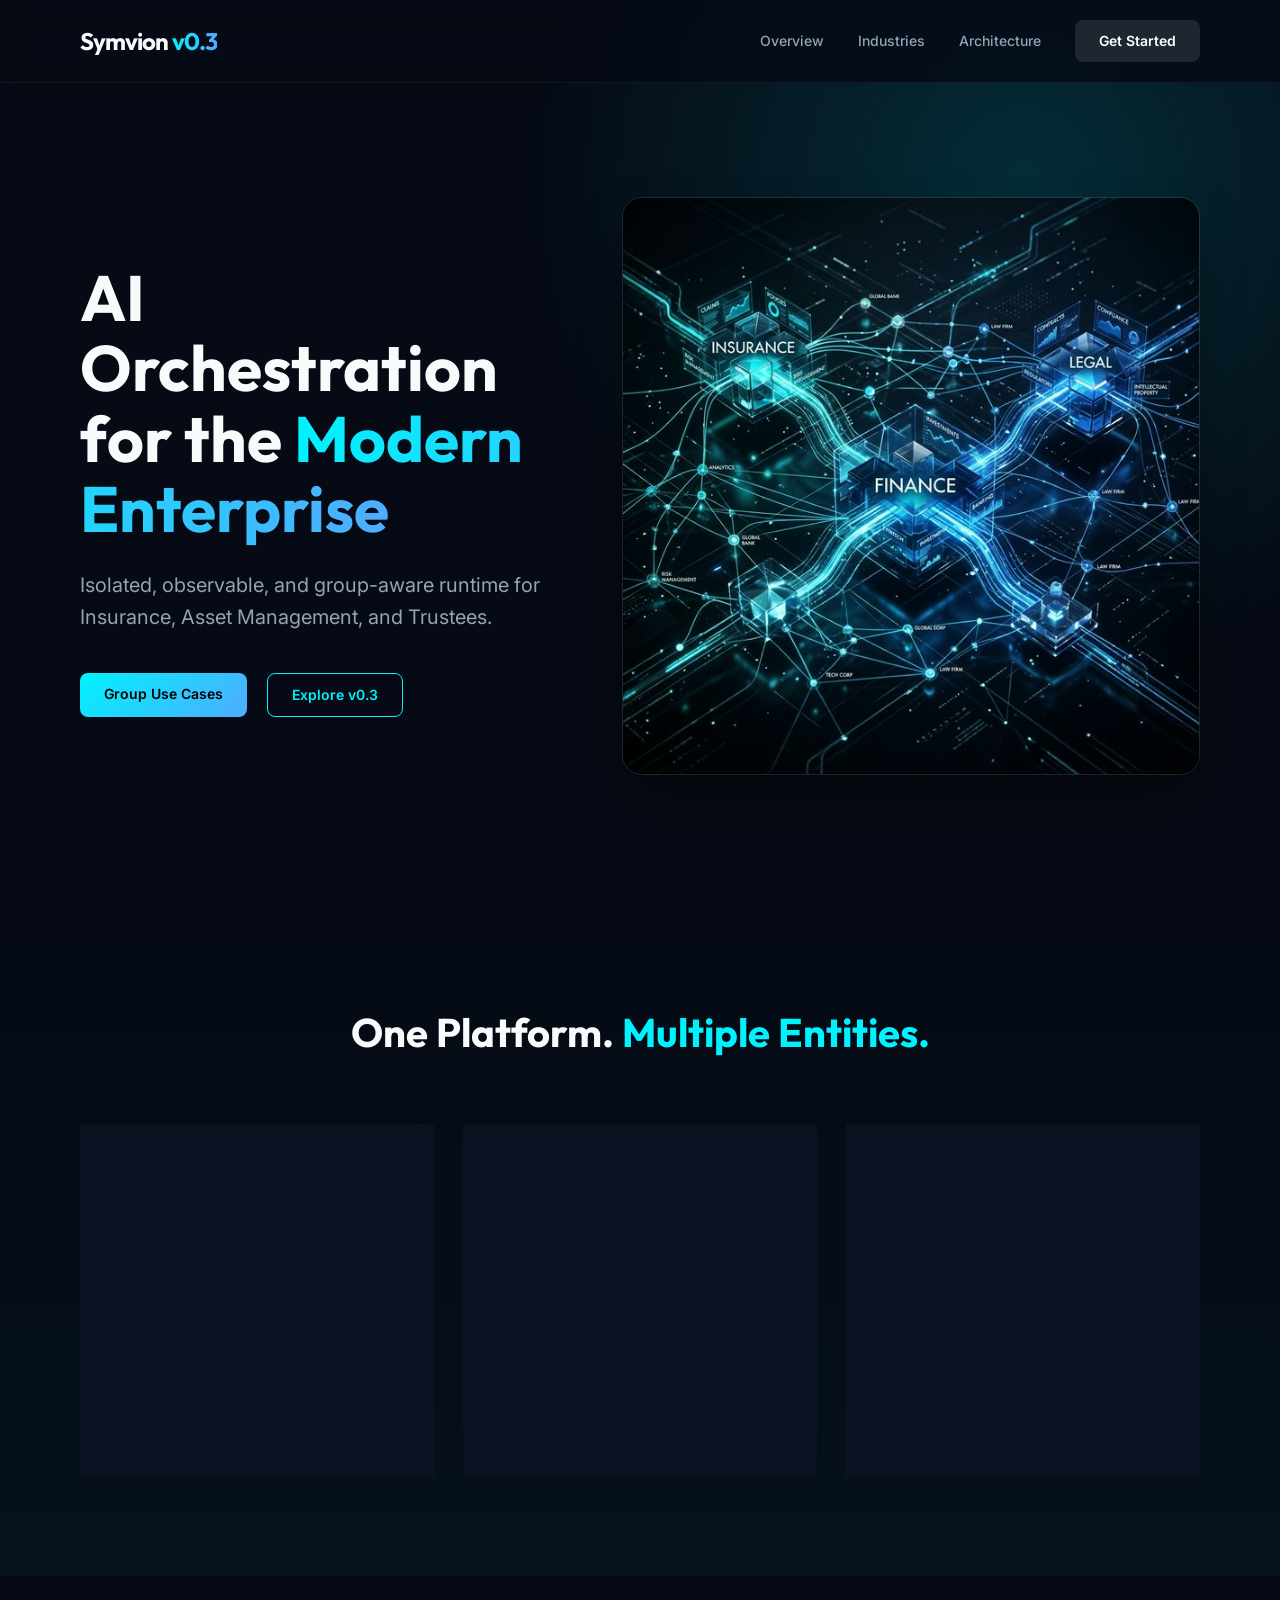
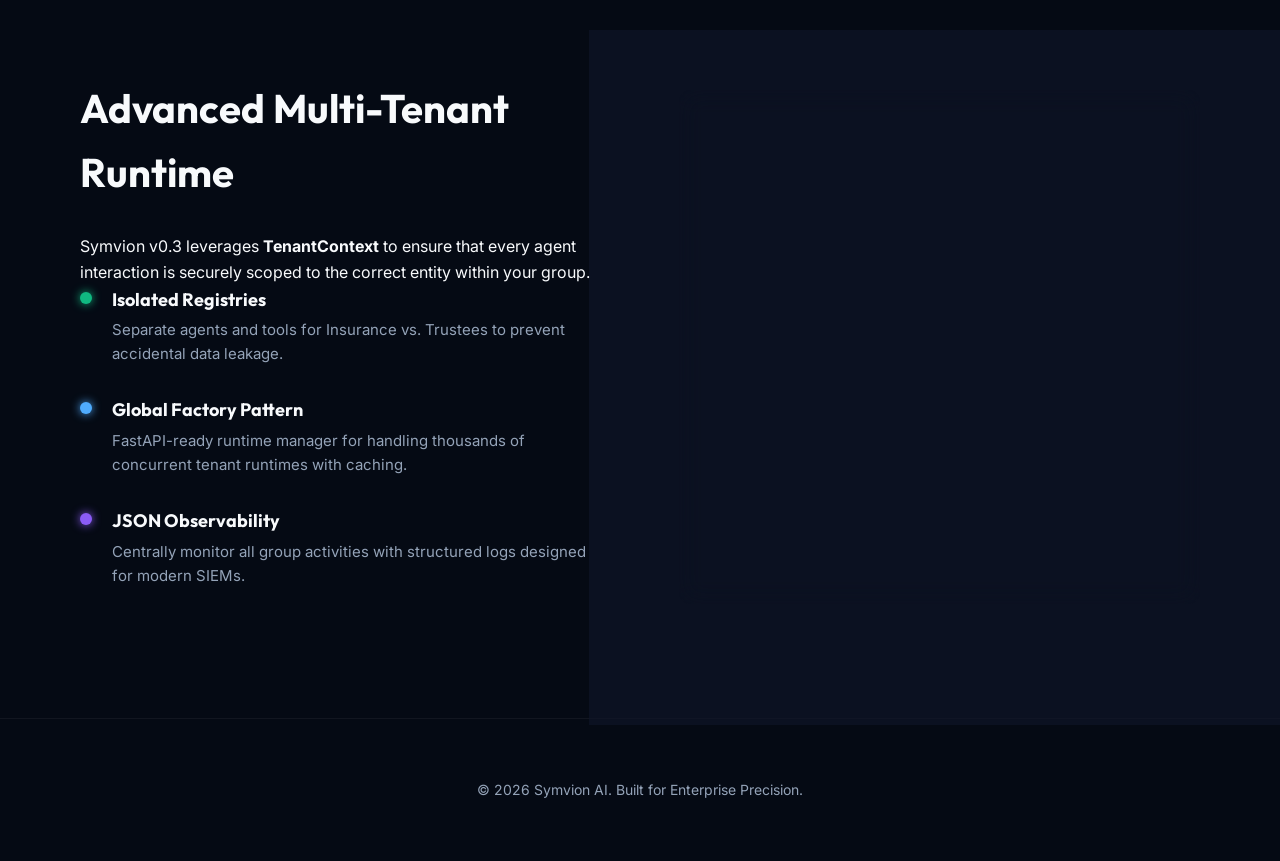
<file: docs-v0.3/index.html>
<!DOCTYPE html>
<html lang="en">
<head>
    <meta charset="UTF-8">
    <meta name="viewport" content="width=device-width, initial-scale=1.0">
    <title>Symvion v0.3 | Enterprise AI Orchestration</title>
    <link rel="stylesheet" href="style.css">
    <link rel="preconnect" href="https://fonts.googleapis.com">
    <link rel="preconnect" href="https://fonts.gstatic.com" crossorigin>
    <link href="https://fonts.googleapis.com/css2?family=Outfit:wght@300;400;600;700&family=Inter:wght@300;400;500;600&display=swap" rel="stylesheet">
</head>
<body>
    <header class="navbar">
        <div class="container">
            <div class="logo">Symvion<span>v0.3</span></div>
            <nav>
                <a href="#overview">Overview</a>
                <a href="#industries">Industries</a>
                <a href="#architecture">Architecture</a>
                <a href="#get-started" class="btn btn-secondary">Get Started</a>
            </nav>
        </div>
    </header>

    <section class="hero">
        <div class="hero-overlay"></div>
        <div class="container hero-content">
            <div class="hero-text">
                <h1>AI Orchestration for the <span>Modern Enterprise</span></h1>
                <p>Isolated, observable, and group-aware runtime for Insurance, Asset Management, and Trustees.</p>
                <div class="hero-actions">
                    <a href="#industries" class="btn btn-primary">Group Use Cases</a>
                    <a href="#architecture" class="btn btn-outline">Explore v0.3</a>
                </div>
            </div>
            <div class="hero-image">
                <img src="assets/hero.png" alt="Symvion Enterprise">
            </div>
        </div>
    </section>

    <section id="industries" class="industries">
        <div class="container">
            <h2 class="section-title">One Platform. <span>Multiple Entities.</span></h2>
            <div class="industry-grid">
                <div class="industry-card glass">
                    <div class="icon">🛡️</div>
                    <h3>Insurance</h3>
                    <p>Automated claims processing, policy analysis, and customer support with strict PII isolation.</p>
                    <ul class="tag-list">
                        <li>Tenant Isolation</li>
                        <li>Tool Safety</li>
                    </ul>
                </div>
                <div class="industry-card glass">
                    <div class="icon">📈</div>
                    <h3>Asset Management</h3>
                    <p>Portfolio analysis, market sentiment agents, and real-time execution with full audit trails.</p>
                    <ul class="tag-list">
                        <li>High Concurrency</li>
                        <li>Observability</li>
                    </ul>
                </div>
                <div class="industry-card glass">
                    <div class="icon">⚖️</div>
                    <h3>Trustees & Legal</h3>
                    <p>Document verification, legal check guardrails, and secure trust administration.</p>
                    <ul class="tag-list">
                        <li>Lifecycle Hooks</li>
                        <li>Audit Logs</li>
                    </ul>
                </div>
            </div>
        </div>
    </section>

    <section id="architecture" class="architecture">
        <div class="container">
            <div class="arch-split">
                <div class="arch-text">
                    <h2>Advanced Multi-Tenant <span>Runtime</span></h2>
                    <p>Symvion v0.3 leverages <strong>TenantContext</strong> to ensure that every agent interaction is securely scoped to the correct entity within your group.</p>
                    
                    <div class="feature-item">
                        <span class="dot green"></span>
                        <div>
                            <h4>Isolated Registries</h4>
                            <p>Separate agents and tools for Insurance vs. Trustees to prevent accidental data leakage.</p>
                        </div>
                    </div>
                    
                    <div class="feature-item">
                        <span class="dot blue"></span>
                        <div>
                            <h4>Global Factory Pattern</h4>
                            <p>FastAPI-ready runtime manager for handling thousands of concurrent tenant runtimes with caching.</p>
                        </div>
                    </div>
                    
                    <div class="feature-item">
                        <span class="dot purple"></span>
                        <div>
                            <h4>JSON Observability</h4>
                            <p>Centrally monitor all group activities with structured logs designed for modern SIEMs.</p>
                        </div>
                    </div>
                </div>
                <div class="arch-code glass">
                    <div class="code-header">
                        <span class="dot-red"></span>
                        <span class="dot-yellow"></span>
                        <span class="dot-green"></span>
                        <span class="code-title">enterprise_config.py</span>
                    </div>
                    <pre><code>
# Group-level orchestration
config = TenantConfig(
  tenant_id="insurance_sub",
  llm_provider="anthropic",
  logging=LoggingConfig(
    file_path="claims_audit.log",
    show_json=True
  )
)

# Registry-based tool invocation
async def execute(self, ctx, data, tools):
    claim = await tools.invoke(
        "fetch_claim", ctx, {"id": 123}
    )
    return {"agent_response": "Processed"}
                    </code></pre>
                </div>
            </div>
        </div>
    </section>

    <footer class="footer">
        <div class="container">
            <p>&copy; 2026 Symvion AI. Built for Enterprise Precision.</p>
        </div>
    </footer>
</body>
</html>
</file>
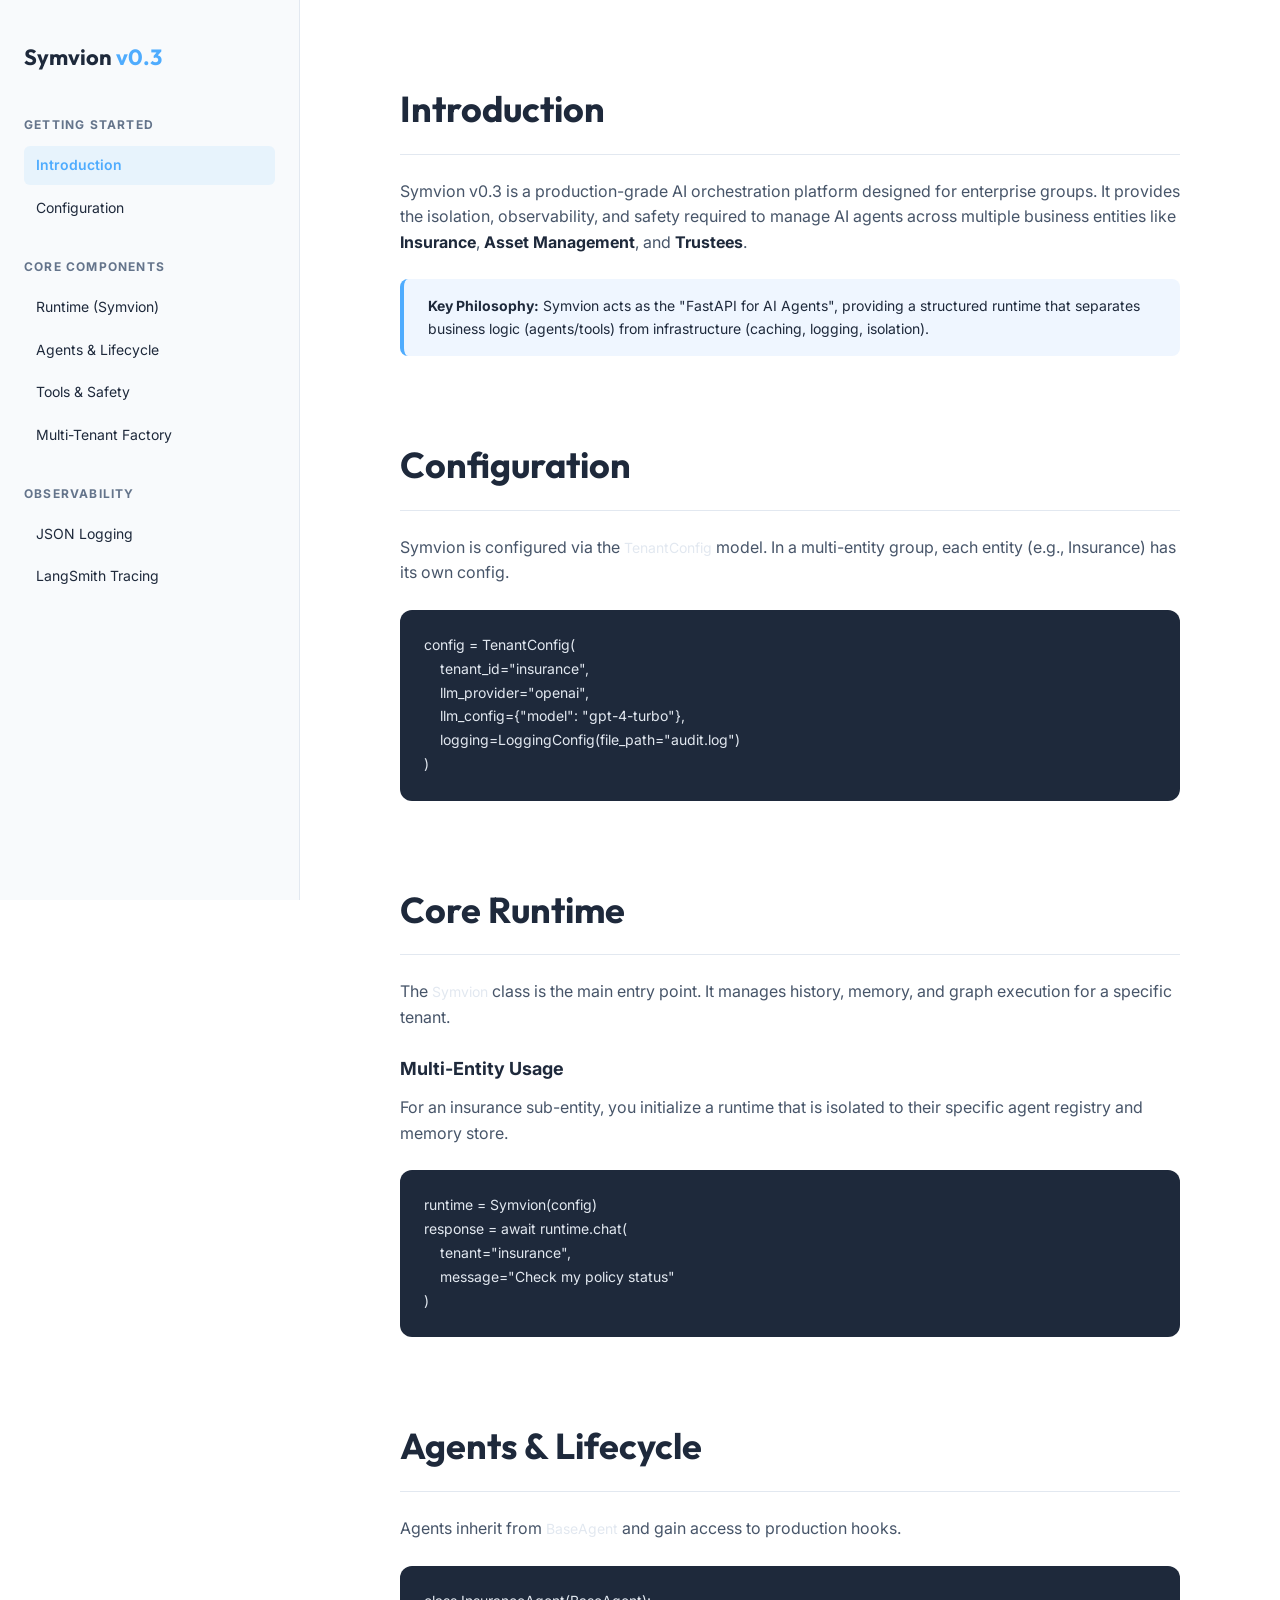
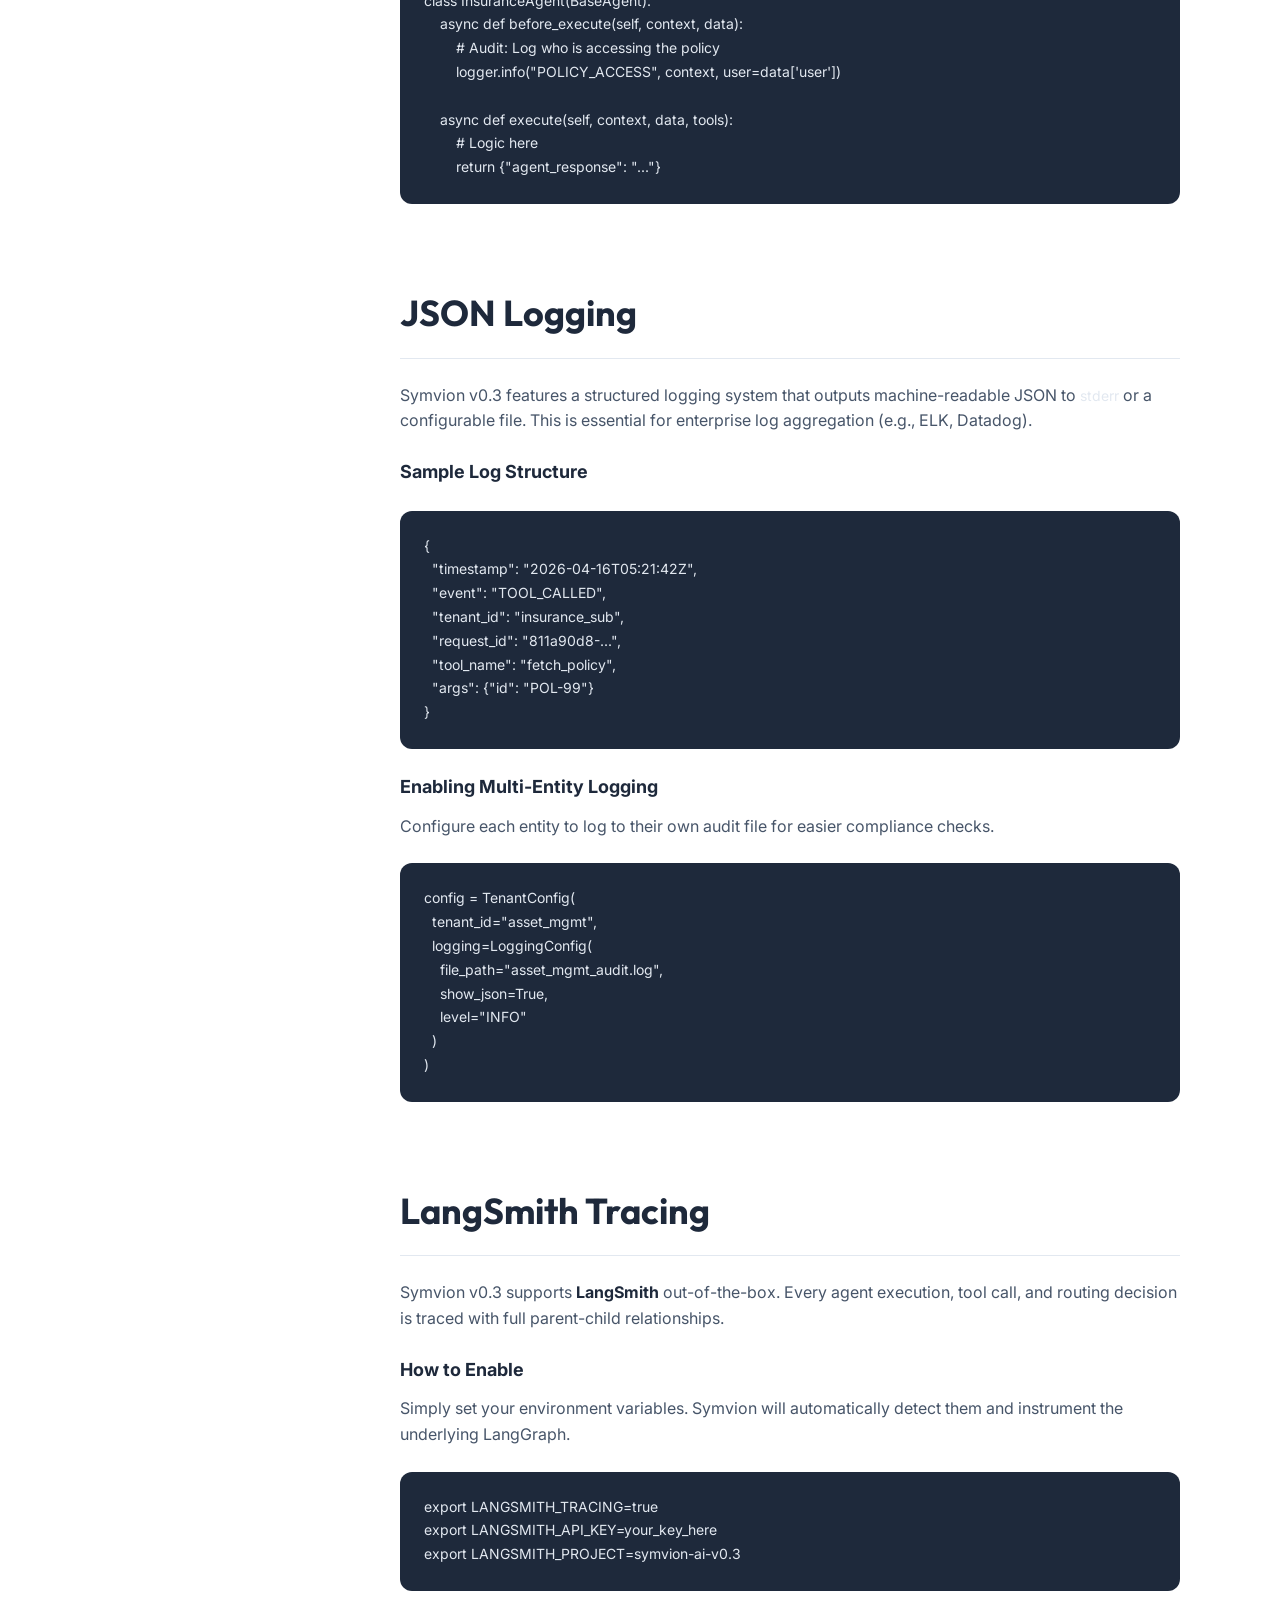
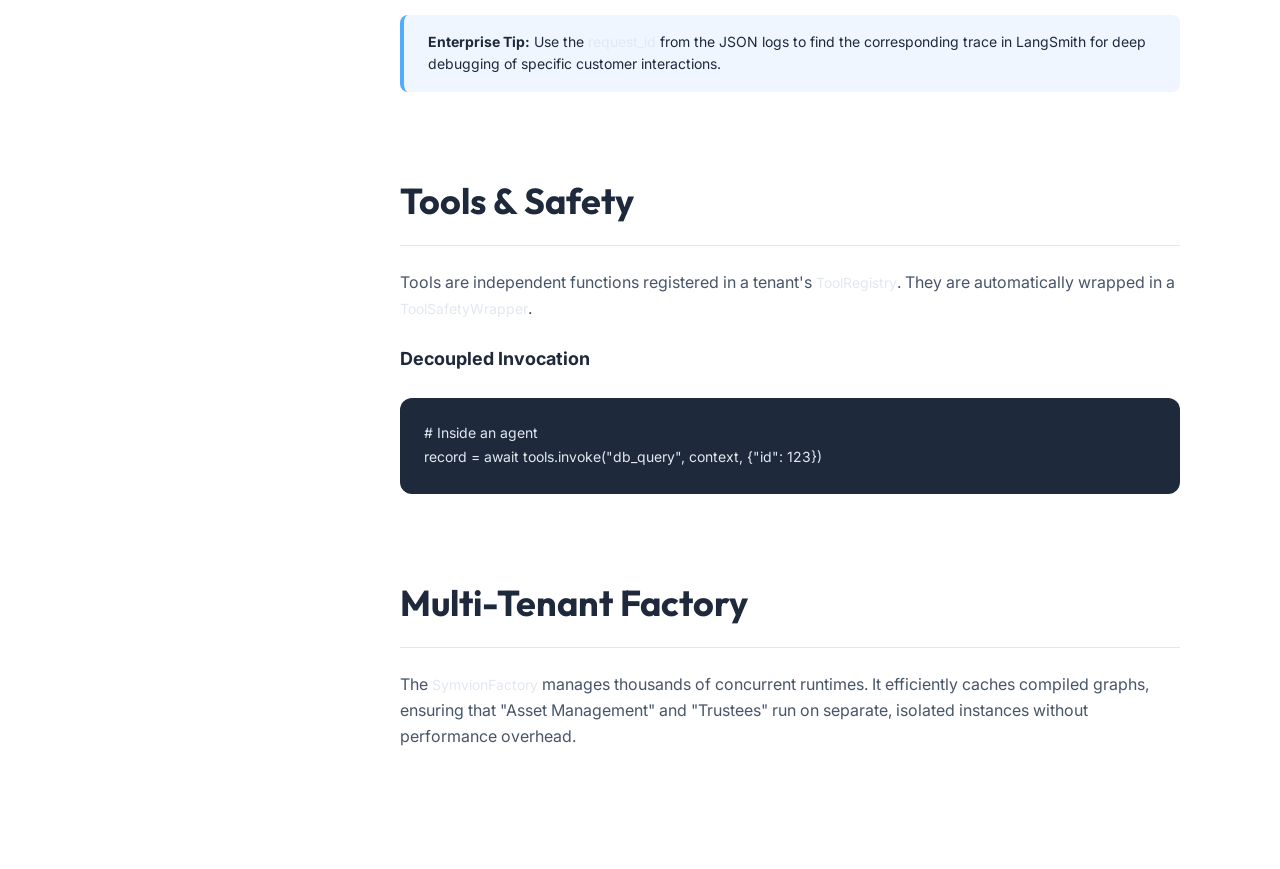
<file: docs-v0.3/documentation.html>
<!DOCTYPE html>
<html lang="en">

<head>
  <meta charset="UTF-8">
  <meta name="viewport" content="width=device-width, initial-scale=1.0">
  <title>Symvion v0.3 | Component Documentation</title>
  <link rel="stylesheet" href="docs.css">
  <link rel="preconnect" href="https://fonts.googleapis.com">
  <link rel="preconnect" href="https://fonts.gstatic.com" crossorigin>
  <link
    href="https://fonts.googleapis.com/css2?family=Outfit:wght@300;400;600;700&family=Inter:wght@300;400;500;600&display=swap"
    rel="stylesheet">
</head>

<body>
  <div class="app-container">
    <!-- Sidebar -->
    <aside class="sidebar">
      <div class="sidebar-header">
        <div class="logo">Symvion<span>v0.3</span></div>
      </div>
      <nav class="sidebar-nav">
        <div class="nav-group">
          <div class="nav-title">Getting Started</div>
          <a href="#introduction" class="nav-link active">Introduction</a>
          <a href="#configuration" class="nav-link">Configuration</a>
        </div>
        <div class="nav-group">
          <div class="nav-title">Core Components</div>
          <a href="#runtime" class="nav-link">Runtime (Symvion)</a>
          <a href="#agents" class="nav-link">Agents & Lifecycle</a>
          <a href="#tools" class="nav-link">Tools & Safety</a>
          <a href="#factory" class="nav-link">Multi-Tenant Factory</a>
        </div>
        <div class="nav-group">
          <div class="nav-title">Observability</div>
          <a href="#logging" class="nav-link">JSON Logging</a>
          <a href="#langsmith" class="nav-link">LangSmith Tracing</a>
        </div>
      </nav>
    </aside>

    <!-- Main Content -->
    <main class="content">
      <article id="introduction" class="doc-section">
        <h1>Introduction</h1>
        <p>Symvion v0.3 is a production-grade AI orchestration platform designed for enterprise groups. It provides the
          isolation, observability, and safety required to manage AI agents across multiple business entities like
          <strong>Insurance</strong>, <strong>Asset Management</strong>, and <strong>Trustees</strong>.
        </p>

        <div class="alert note">
          <strong>Key Philosophy:</strong> Symvion acts as the "FastAPI for AI Agents", providing a structured runtime
          that separates business logic (agents/tools) from infrastructure (caching, logging, isolation).
        </div>
      </article>

      <article id="configuration" class="doc-section">
        <h1>Configuration</h1>
        <p>Symvion is configured via the <code>TenantConfig</code> model. In a multi-entity group, each entity (e.g.,
          Insurance) has its own config.</p>
        <div class="code-block">
          <pre><code>config = TenantConfig(
    tenant_id="insurance",
    llm_provider="openai",
    llm_config={"model": "gpt-4-turbo"},
    logging=LoggingConfig(file_path="audit.log")
)</code></pre>
        </div>
      </article>

      <article id="runtime" class="doc-section">
        <h1>Core Runtime</h1>
        <p>The <code>Symvion</code> class is the main entry point. It manages history, memory, and graph execution for a
          specific tenant.</p>
        <h3>Multi-Entity Usage</h3>
        <p>For an insurance sub-entity, you initialize a runtime that is isolated to their specific agent registry and
          memory store.</p>
        <div class="code-block">
          <pre><code>runtime = Symvion(config)
response = await runtime.chat(
    tenant="insurance", 
    message="Check my policy status"
)</code></pre>
        </div>
      </article>

      <article id="agents" class="doc-section">
        <h1>Agents & Lifecycle</h1>
        <p>Agents inherit from <code>BaseAgent</code> and gain access to production hooks.</p>
        <div class="code-block">
          <pre><code>class InsuranceAgent(BaseAgent):
    async def before_execute(self, context, data):
        # Audit: Log who is accessing the policy
        logger.info("POLICY_ACCESS", context, user=data['user'])

    async def execute(self, context, data, tools):
        # Logic here
        return {"agent_response": "..."}</code></pre>
        </div>
      </article>

      <article id="logging" class="doc-section">
        <h1>JSON Logging</h1>
        <p>Symvion v0.3 features a structured logging system that outputs machine-readable JSON to <code>stderr</code>
          or a configurable file. This is essential for enterprise log aggregation (e.g., ELK, Datadog).</p>

        <h3>Sample Log Structure</h3>
        <div class="code-block">
          <pre><code>{
  "timestamp": "2026-04-16T05:21:42Z",
  "event": "TOOL_CALLED",
  "tenant_id": "insurance_sub",
  "request_id": "811a90d8-...",
  "tool_name": "fetch_policy",
  "args": {"id": "POL-99"}
}</code></pre>
        </div>

        <h3>Enabling Multi-Entity Logging</h3>
        <p>Configure each entity to log to their own audit file for easier compliance checks.</p>
        <div class="code-block">
          <pre><code>config = TenantConfig(
  tenant_id="asset_mgmt",
  logging=LoggingConfig(
    file_path="asset_mgmt_audit.log",
    show_json=True,
    level="INFO"
  )
)</code></pre>
        </div>
      </article>

      <article id="langsmith" class="doc-section">
        <h1>LangSmith Tracing</h1>
        <p>Symvion v0.3 supports <strong>LangSmith</strong> out-of-the-box. Every agent execution, tool call, and
          routing decision is traced with full parent-child relationships.</p>

        <h3>How to Enable</h3>
        <p>Simply set your environment variables. Symvion will automatically detect them and instrument the underlying
          LangGraph.</p>
        <div class="code-block">
          <pre><code>export LANGSMITH_TRACING=true
export LANGSMITH_API_KEY=your_key_here
export LANGSMITH_PROJECT=symvion-ai-v0.3</code></pre>
        </div>

        <div class="alert note">
          <strong>Enterprise Tip:</strong> Use the <code>request_id</code> from the JSON logs to find the corresponding
          trace in LangSmith for deep debugging of specific customer interactions.
        </div>
      </article>

      <article id="tools" class="doc-section">
        <h1>Tools & Safety</h1>
        <p>Tools are independent functions registered in a tenant's <code>ToolRegistry</code>. They are automatically
          wrapped in a <code>ToolSafetyWrapper</code>.</p>
        <h3>Decoupled Invocation</h3>
        <div class="code-block">
          <pre><code># Inside an agent
record = await tools.invoke("db_query", context, {"id": 123})</code></pre>
        </div>
      </article>

      <article id="factory" class="doc-section">
        <h1>Multi-Tenant Factory</h1>
        <p>The <code>SymvionFactory</code> manages thousands of concurrent runtimes. It efficiently caches compiled
          graphs, ensuring that "Asset Management" and "Trustees" run on separate, isolated instances without
          performance overhead.</p>
      </article>
    </main>
  </div>

  <script>
    // Simple navigation script
    const navLinks = document.querySelectorAll('.nav-link');
    const sections = document.querySelectorAll('.doc-section');

    navLinks.forEach(link => {
      link.addEventListener('click', (e) => {
        e.preventDefault();
        const targetId = link.getAttribute('href').substring(1);
        const targetSection = document.getElementById(targetId);

        window.scrollTo({
          top: targetSection.offsetTop - 40,
          behavior: 'smooth'
        });

        navLinks.forEach(l => l.classList.remove('active'));
        link.classList.add('active');
      });
    });
  </script>
</body>

</html>
</file>
<file: docs-v0.3/style.css>
:root {
    --primary: #00f2fe;
    --secondary: #4facfe;
    --bg-dark: #050a14;
    --bg-card: rgba(15, 23, 42, 0.6);
    --text-primary: #f8fafc;
    --text-secondary: #94a3b8;
    --accent-green: #10b981;
    --accent-purple: #8b5cf6;
    --nav-blur: rgba(5, 10, 20, 0.8);
}

* {
    margin: 0;
    padding: 0;
    box-sizing: border-box;
}

body {
    font-family: 'Inter', sans-serif;
    background-color: var(--bg-dark);
    color: var(--text-primary);
    line-height: 1.6;
    overflow-x: hidden;
}

h1, h2, h3, h4, .logo {
    font-family: 'Outfit', sans-serif;
}

.container {
    max-width: 1200px;
    margin: 0 auto;
    padding: 0 40px;
}

/* Navbar */
.navbar {
    position: fixed;
    top: 0;
    width: 100%;
    z-index: 1000;
    background: var(--nav-blur);
    backdrop-filter: blur(10px);
    border-bottom: 1px solid rgba(255, 255, 255, 0.05);
    padding: 20px 0;
}

.navbar .container {
    display: flex;
    justify-content: space-between;
    align-items: center;
}

.logo {
    font-size: 24px;
    font-weight: 700;
    letter-spacing: -1px;
}

.logo span {
    color: var(--primary);
    margin-left: 4px;
    background: linear-gradient(to right, var(--primary), var(--secondary));
    -webkit-background-clip: text;
    -webkit-text-fill-color: transparent;
}

nav a {
    color: var(--text-secondary);
    text-decoration: none;
    margin-left: 30px;
    font-size: 14px;
    font-weight: 500;
    transition: color 0.3s;
}

nav a:hover {
    color: var(--primary);
}

/* Buttons */
.btn {
    padding: 10px 24px;
    border-radius: 8px;
    font-weight: 600;
    font-size: 14px;
    text-decoration: none;
    transition: transform 0.3s, filter 0.3s;
    display: inline-block;
}

.btn:hover {
    transform: translateY(-2px);
    filter: brightness(1.1);
}

.btn-primary {
    background: linear-gradient(135deg, var(--primary), var(--secondary));
    color: #000;
}

.btn-secondary {
    background: rgba(255, 255, 255, 0.1);
    color: #fff;
}

.btn-outline {
    border: 1px solid var(--primary);
    color: var(--primary);
}

/* Hero Section */
.hero {
    position: relative;
    padding: 180px 0 100px;
    min-height: 100vh;
    display: flex;
    align-items: center;
}

.hero-overlay {
    position: absolute;
    top: 0;
    left: 0;
    width: 100%;
    height: 100%;
    background: radial-gradient(circle at 80% 20%, rgba(0, 242, 254, 0.15), transparent 40%);
    pointer-events: none;
}

.hero .container {
    display: flex;
    align-items: center;
    gap: 60px;
}

.hero-text {
    flex: 1;
}

.hero-text h1 {
    font-size: 64px;
    line-height: 1.1;
    margin-bottom: 24px;
    font-weight: 700;
}

.hero-text h1 span {
    background: linear-gradient(to right, var(--primary), var(--secondary));
    -webkit-background-clip: text;
    -webkit-text-fill-color: transparent;
}

.hero-text p {
    font-size: 20px;
    color: var(--text-secondary);
    margin-bottom: 40px;
    max-width: 500px;
}

.hero-actions {
    display: flex;
    gap: 20px;
}

.hero-image {
    flex: 1.2;
    position: relative;
}

.hero-image img {
    width: 100%;
    border-radius: 20px;
    box-shadow: 0 25px 50px -12px rgba(0, 0, 0, 0.5);
    border: 1px solid rgba(255, 255, 255, 0.1);
}

/* Industries Section */
.industries {
    padding: 100px 0;
    background: linear-gradient(to bottom, transparent, rgba(0, 242, 254, 0.03));
}

.section-title {
    text-align: center;
    font-size: 40px;
    margin-bottom: 60px;
}

.section-title span {
    color: var(--primary);
}

.industry-grid {
    display: grid;
    grid-template-columns: repeat(3, 1fr);
    gap: 30px;
}

.glass {
    background: var(--bg-card);
    backdrop-filter: blur(12px);
    border: 1px solid rgba(255, 255, 255, 0.05);
    border-radius: 24px;
}

.industry-card {
    padding: 40px;
    transition: transform 0.3s, border-color 0.3s;
}

.industry-card:hover {
    transform: translateY(-10px);
    border-color: var(--primary);
}

.industry-card .icon {
    font-size: 40px;
    margin-bottom: 24px;
}

.industry-card h3 {
    font-size: 24px;
    margin-bottom: 16px;
}

.industry-card p {
    color: var(--text-secondary);
    margin-bottom: 24px;
}

.tag-list {
    display: flex;
    gap: 10px;
    list-style: none;
}

.tag-list li {
    background: rgba(0, 242, 254, 0.1);
    color: var(--primary);
    padding: 4px 12px;
    border-radius: 20px;
    font-size: 12px;
    font-weight: 600;
}

/* Architecture Section */
.architecture {
    padding: 100px 0;
}

.arch-split {
    display: flex;
    gap: 80px;
    align-items: center;
}

.arch-text {
    flex: 1;
}

.arch-text h2 {
    font-size: 40px;
    margin-bottom: 30px;
}

.feature-item {
    display: flex;
    gap: 20px;
    margin-bottom: 30px;
}

.dot {
    width: 12px;
    height: 12px;
    border-radius: 50%;
    margin-top: 6px;
    flex-shrink: 0;
}

.dot.green { background: var(--accent-green); box-shadow: 0 0 10px var(--accent-green); }
.dot.blue { background: var(--secondary); box-shadow: 0 0 10px var(--secondary); }
.dot.purple { background: var(--accent-purple); box-shadow: 0 0 10px var(--accent-purple); }

.feature-item h4 {
    font-size: 18px;
    margin-bottom: 4px;
}

.feature-item p {
    color: var(--text-secondary);
    font-size: 15px;
}

.arch-code {
    flex: 1;
    border-radius: 12px;
    overflow: hidden;
    box-shadow: 0 30px 60px rgba(0,0,0,0.5);
}

.code-header {
    background: rgba(255,255,255,0.05);
    padding: 12px 20px;
    display: flex;
    align-items: center;
    gap: 8px;
}

.code-header span[class^="dot-"] {
    width: 10px;
    height: 10px;
    border-radius: 50%;
}

.dot-red { background: #ff5f56; }
.dot-yellow { background: #ffbd2e; }
.dot-green { background: #27c93f; }

.code-title {
    margin-left: 10px;
    font-size: 12px;
    color: var(--text-secondary);
    font-family: monospace;
}

pre {
    padding: 24px;
    font-size: 14px;
    overflow-x: auto;
}

code {
    font-family: 'Inter', monospace;
    color: #e2e8f0;
}

/* Footer */
.footer {
    padding: 60px 0;
    border-top: 1px solid rgba(255,255,255,0.05);
    text-align: center;
    color: var(--text-secondary);
    font-size: 14px;
}

@media (max-width: 1024px) {
    .hero .container, .arch-split {
        flex-direction: column;
        text-align: center;
    }
    .hero-text p {
        margin: 0 auto 40px;
    }
    .hero-actions {
        justify-content: center;
    }
    .industry-grid {
        grid-template-columns: 1fr;
    }
    .hero-text h1 {
        font-size: 48px;
    }
}
</file>
<file: docs-v0.3/docs.css>
:root {
    --sidebar-bg: #f8fafc;
    --sidebar-border: #e2e8f0;
    --text-primary: #1e293b;
    --text-secondary: #64748b;
    --primary: #4facfe;
    --primary-light: rgba(79, 172, 254, 0.1);
    --code-bg: #1e293b;
    --code-text: #e2e8f0;
}

* {
    margin: 0;
    padding: 0;
    box-sizing: border-box;
}

body {
    font-family: 'Inter', sans-serif;
    color: var(--text-primary);
    background: #fff;
    line-height: 1.6;
}

.app-container {
    display: flex;
    min-height: 100vh;
}

/* Sidebar */
.sidebar {
    width: 300px;
    background: var(--sidebar-bg);
    border-right: 1px solid var(--sidebar-border);
    position: fixed;
    height: 100vh;
    padding: 40px 24px;
    overflow-y: auto;
}

.sidebar-header {
    margin-bottom: 40px;
}

.logo {
    font-family: 'Outfit', sans-serif;
    font-size: 22px;
    font-weight: 700;
}

.logo span {
    color: var(--primary);
    margin-left: 4px;
}

.nav-group {
    margin-bottom: 30px;
}

.nav-title {
    font-size: 12px;
    text-transform: uppercase;
    font-weight: 700;
    color: var(--text-secondary);
    letter-spacing: 0.1em;
    margin-bottom: 12px;
}

.nav-link {
    display: block;
    color: var(--text-primary);
    text-decoration: none;
    font-size: 14px;
    padding: 8px 12px;
    border-radius: 6px;
    margin-bottom: 4px;
    transition: all 0.2s;
}

.nav-link:hover {
    background: var(--sidebar-border);
}

.nav-link.active {
    background: var(--primary-light);
    color: var(--primary);
    font-weight: 600;
}

/* Content Area */
.content {
    margin-left: 300px;
    padding: 80px 100px;
    max-width: 1000px;
    width: 100%;
}

.doc-section {
    margin-bottom: 80px;
    scroll-margin-top: 40px;
}

h1 {
    font-family: 'Outfit', sans-serif;
    font-size: 36px;
    margin-bottom: 24px;
    border-bottom: 1px solid var(--sidebar-border);
    padding-bottom: 16px;
}

h2 {
    font-family: 'Outfit', sans-serif;
    font-size: 24px;
    margin: 40px 0 20px;
}

h3 {
    font-size: 18px;
    margin: 24px 0 12px;
}

p {
    margin-bottom: 20px;
    color: #475569;
}

strong {
    color: var(--text-primary);
}

/* Alerts */
.alert {
    padding: 16px 24px;
    border-radius: 8px;
    margin: 24px 0;
    font-size: 14px;
}

.alert.note {
    background: #eff6ff;
    border-left: 4px solid var(--primary);
}

/* Code Blocks */
.code-block {
    background: var(--code-bg);
    border-radius: 12px;
    padding: 24px;
    margin: 24px 0;
    overflow-x: auto;
}

pre {
    margin: 0;
}

code {
    font-family: 'Inter', monospace;
    font-size: 14px;
    color: var(--code-text);
}

@media (max-width: 768px) {
    .sidebar {
        display: none;
    }
    .content {
        margin-left: 0;
        padding: 40px 20px;
    }
}
</file>
